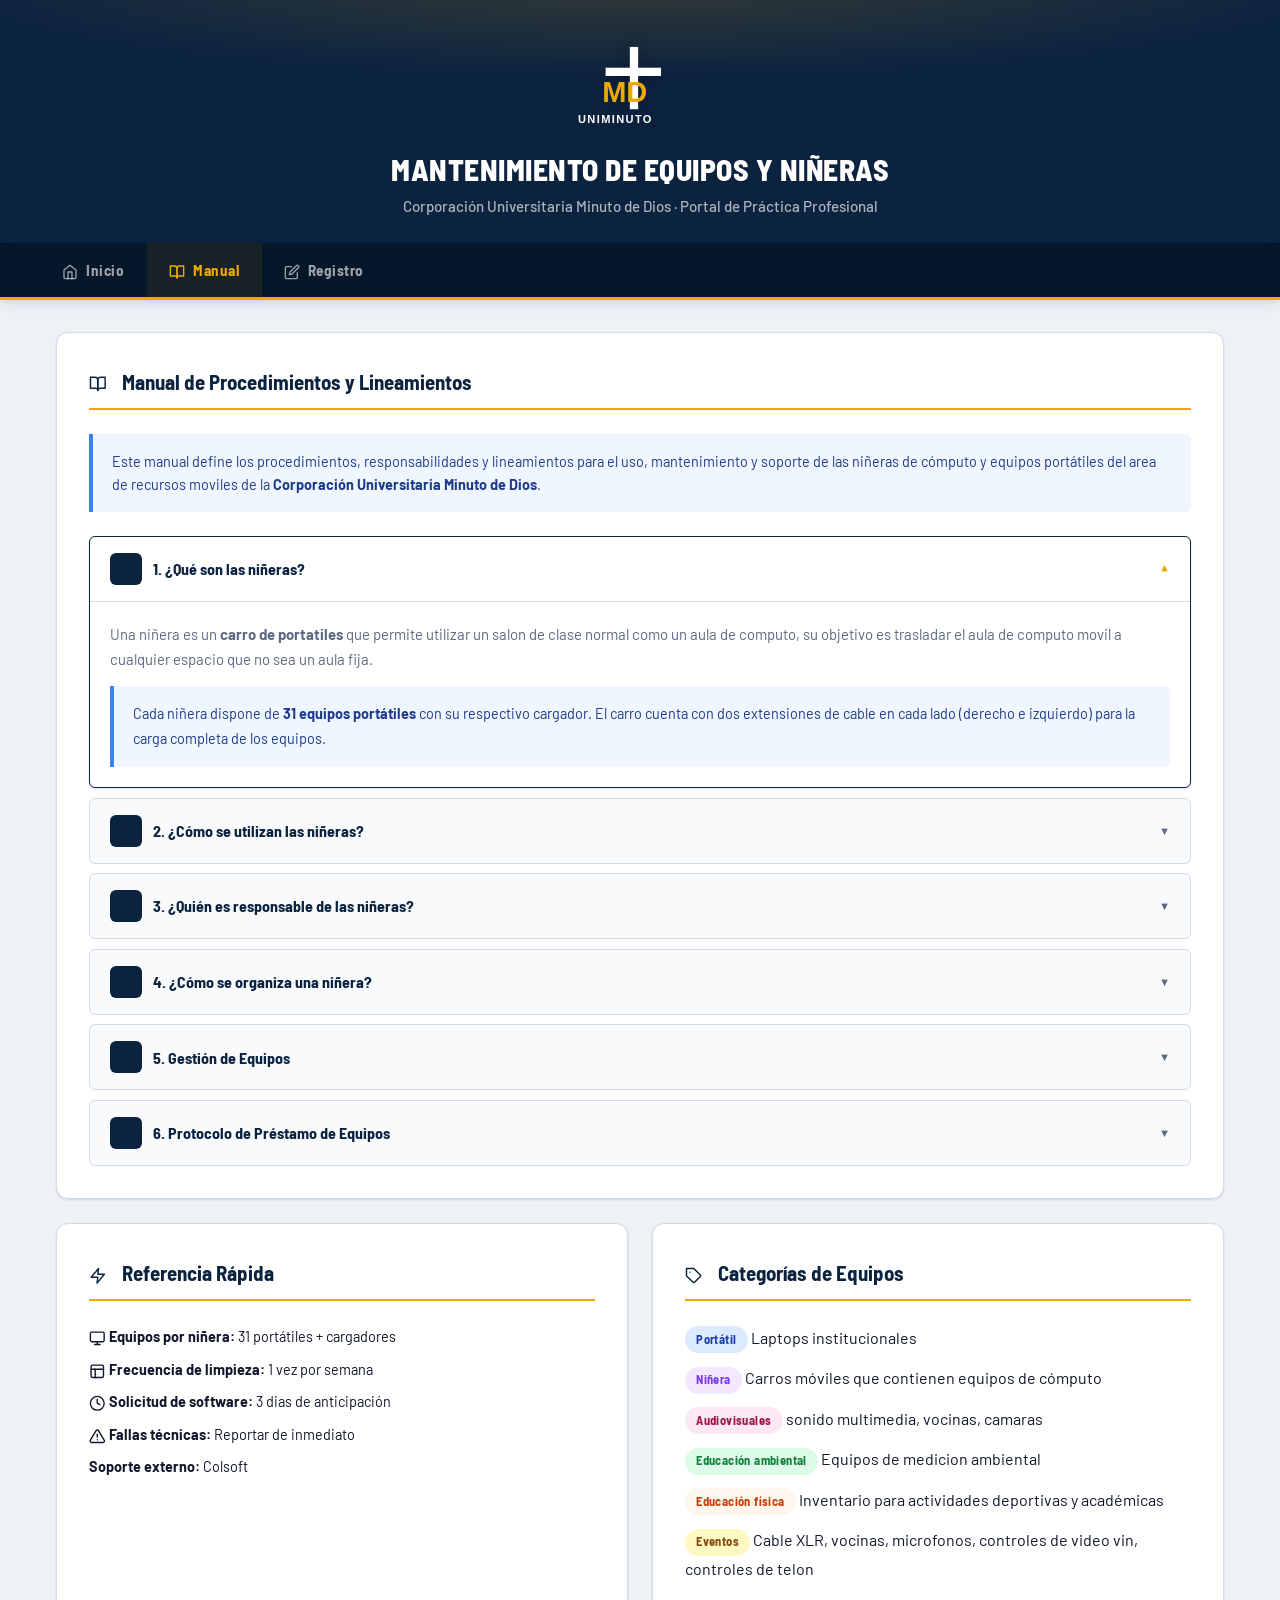
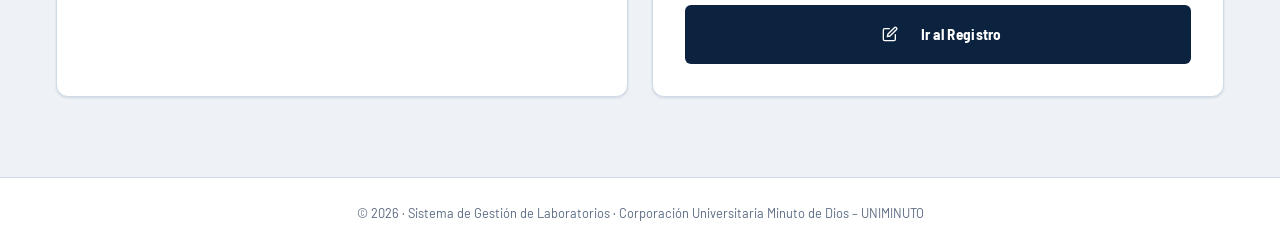
<file: manual.html>
<!DOCTYPE html>
<html lang="es">
<head>
    <meta charset="UTF-8">
    <meta name="viewport" content="width=device-width, initial-scale=1.0">
    <title>Manual – Portal Laboratorios UNIMINUTO</title>
    <link rel="stylesheet" href="styles.css">
</head>
<body>

<header>
    <div class="header-container">
        <div class="logo-container">
            <svg class="uniminuto-logo" viewBox="0 0 200 130" xmlns="http://www.w3.org/2000/svg">
                <rect x="85" y="10" width="12" height="90" fill="#ffffff"/>
                <rect x="50" y="40" width="80" height="12" fill="#ffffff"/>
                <text x="45" y="90" font-family="'Arial Black', sans-serif" font-size="42" fill="#eaaa00" font-weight="bold">MD</text>
                <text x="10" y="120" font-family="'Arial', sans-serif" font-size="16" fill="#ffffff" font-weight="bold" letter-spacing="2">UNIMINUTO</text>
            </svg>
        </div>
        <h1>MANTENIMIENTO DE EQUIPOS Y NIÑERAS</h1>
        <p class="subtitle">Corporación Universitaria Minuto de Dios · Portal de Práctica Profesional</p>
    </div>
</header>

<nav>
    <div class="nav-container">
        <a href="index.html"    class="nav-link"><span class="nav-icon svg-icon" data-icon="home"></span> Inicio</a>
        <a href="manual.html"   class="nav-link active"><span class="nav-icon svg-icon" data-icon="book"></span> Manual</a>
        <a href="registro.html" class="nav-link"><span class="nav-icon svg-icon" data-icon="edit"></span> Registro</a>
    </div>
</nav>

<main>
    <div class="grid-2">

        <div class="card col-full">
            <h2 class="card-title">
                <span class="card-title-icon svg-icon" data-icon="book"></span>
                Manual de Procedimientos y Lineamientos
            </h2>

            <div class="info-box" style="margin-bottom:1.5rem;">
                Este manual define los procedimientos, responsabilidades y lineamientos para el uso,
                mantenimiento y soporte de las niñeras de cómputo y equipos portátiles del area de recursos moviles de la <strong>Corporación Universitaria Minuto de Dios</strong>.
            </div>

            <div class="accordion">
                <details open>
                    <summary>
                        <span class="acc-icon svg-icon" data-icon="monitor"></span>
                        1. ¿Qué son las niñeras?
                        <span class="chevron">▼</span>
                    </summary>
                    <div class="acc-content">
                        <p>Una niñera es un <strong>carro de portatiles</strong> que permite utilizar un salon 
                        de clase normal como un aula de computo, su objetivo es trasladar el aula de computo movil a 
                        cualquier espacio que no sea un aula fija.
                        </p>
                        <div class="info-box">
                            Cada niñera dispone de <strong>31 equipos portátiles</strong> con su respectivo cargador.
                            El carro cuenta con dos extensiones de cable en cada lado (derecho e izquierdo)
                            para la carga completa de los equipos.
                        </div>
                    </div>
                </details>

                <details>
                    <summary>
                        <span class="acc-icon svg-icon" data-icon="server"></span>
                        2. ¿Cómo se utilizan las niñeras?
                        <span class="chevron">▼</span>
                    </summary>
                    <div class="acc-content">
                        <p>Cada niñera tiene un software especial, de acuerdo al software que tenga asimismo se asigna a un programa academico y a una materia especifica.</p>
                        <p>Si el profesor requiere un programa específico, debe solicitarlo directamente con los
                        <strong>Auxiliares de laboratorios</strong> o con la <strong>Lider del area de laboratorios</strong>
                        con anticipación.</p>
                        <div class="warning-box">
                            <span class="warn-icon svg-icon" data-icon="alert"></span>
                            <strong>Importante:</strong> Las solicitudes de software específico deben realizarse
                            con al menos 3 dias de anticipacion.
                        </div>
                    </div>
                </details>

                <details>
                    <summary>
                        <span class="acc-icon svg-icon" data-icon="user-check"></span>
                        3. ¿Quién es responsable de las niñeras?
                        <span class="chevron">▼</span>
                    </summary>
                    <div class="acc-content">
                        <p>Los responsables de las niñeras y equipos son:</p>
                        <ul class="acc-list">
                            <li>El <strong>practicante</strong> asignado a la jornada.</li>
                            <li>Los <strong>auxiliares</strong> de laboratorio.</li>
                            <li>bajo la supervicion de la <strong>Lider del area de laboratorios</strong> como supervisora general.</li>
                        </ul>
                        <p>Todos son responsables tanto de los laboratorios de cómputo como de las niñeras
                        y los equipos de préstamo dentro de la oficina de recursos moviles.</p>
                    </div>
                </details>

                <details>
                    <summary>
                        <span class="acc-icon svg-icon" data-icon="truck"></span>
                        4. ¿Cómo se organiza una niñera?
                        <span class="chevron">▼</span>
                    </summary>
                    <div class="acc-content">
                        <p> Una niñera es un carro de portatiles en donde hay entrepaños y ahi se ubican los portatiles,
                            la niñera se debe organizar por numeros para verificar que todo este completo y la niñera debe estar totalmente cargada y limpia, apta para el publico.
                             El carro permite cargar todos los portatiles y todo debe estar listo antes de la clase.  
                        </p>
                        <p>Los cargadores deben estar <strong>envueltos correctamente</strong> según las
                        indicaciones del auxiliar de laboratorio y conectados a los equipos.</p>
                        
                        <div class="warning-box">
                            <span class="warn-icon svg-icon" data-icon="alert"></span>
                            <div class="warning-text">
                                <strong>Nota institucional:</strong> Las niñeras siempre deben entregarse de
                                manera ordenada desde la oficina y devolverse en el mismo estado. Si el docente
                                causa algún daño o entrega la niñera en mal estado, <strong>no se recibirá</strong>
                                y se notificará a la Lider de laboratorios.
                            </div>
                        </div>
                    </div>
                </details>

                <details>
                    <summary>
                        <span class="acc-icon svg-icon" data-icon="tool"></span>
                        5. Gestión de Equipos
                        <span class="chevron">▼</span>
                    </summary>
                    <div class="acc-content">
                        <h3>
                            <span class="h3-icon svg-icon" data-icon="arrow-up-down"></span>
                            Entrega y Recepción
                        </h3>
                        <p>Cada equipo se entrega con su cargador y posee un número asignado que debe
                        registrarse en el Excel correspondiente. Los equipos deben entregarse y devolverse
                        en <strong>buen estado</strong>; cualquier daño debe reportarse de inmediato.</p>

                        <h3>
                            <span class="h3-icon svg-icon" data-icon="layout"></span>
                            Protocolo de Limpieza Semanal
                        </h3>
                        <p>Los equipos deben limpiarse <strong>1 vez por semana sin excepciones</strong>.
                        los elementos que se necesitan para la limpieza dentro de la oficina son los siguientes:</p>
                        <ul class="acc-list">
                            <li><strong>Limpiador de pantalla líquido</strong> — únicamente para pantallas.</li>
                            <li><strong>Trapos secos</strong> — para la limpieza general del equipo.</li>
                            <li><strong>Espuma especializada</strong> — se aplica al trapo para teclado y
                                partes exteriores (no en pantalla).</li>
                        </ul>

                        <h3>
                            <span class="h3-icon svg-icon" data-icon="alert"></span>
                            Reporte de Fallas
                        </h3>
                        <p>Ante cualquier daño o falla técnica, el reporte debe hacerse
                        <strong>de inmediato</strong> por escrito con el responsable de jornada y a la Lider del area,
                        para aplicar las medidas de garantía o soporte técnico por parte de <em>Colsoft</em>.</p>

                        <div class="info-box" style="margin-top:1rem;">
                            <span class="info-icon svg-icon" data-icon="info"></span>
                            <strong>Tip:</strong> Utiliza la sección de <a href="registro.html" style="color:var(--primary);font-weight:700;">Registro</a>
                            para documentar cada falla o mantenimiento realizado.
                        </div>
                    </div>
                </details>

                <details>
                    <summary>
                        <span class="acc-icon svg-icon" data-icon="link"></span>
                        6. Protocolo de Préstamo de Equipos
                        <span class="chevron">▼</span>
                    </summary>
                    <div class="acc-content">
                        <p>El préstamo de equipos internos (no pertenecientes a niñeras) sigue un proceso
                        de registro obligatorio:</p>
                        <ul class="acc-list">
                            <li>Verificar la identidad del solicitante (Con carnet Uwallet).</li>
                            <li>Registrar el serial del equipo, tipo y nombre del responsable en el Excel.</li>
                            <li>Entregar el equipo con cargador en perfecto estado.</li>
                            <li>Verificar el estado del equipo a la entrega y devolución.</li>
                        </ul>
                        <div class="warning-box">
                            <span class="warn-icon svg-icon" data-icon="alert"></span>
                            <div class="warning-text">
                                Si el equipo es devuelto con daños, <strong>no se acepta</strong> y se escala
                                directamente a la Lider de laboratorios sin excepción.
                            </div>
                        </div>
                    </div>
                </details>

            </div>
        </div>

        <div class="card">
            <h2 class="card-title">
                <span class="card-title-icon svg-icon" data-icon="zap"></span>
                Referencia Rápida
            </h2>
            <div style="display:flex;flex-direction:column;gap:.6rem;font-size:.9rem;">
                <div class="ref-item">
                    <span class="ref-icon svg-icon" data-icon="monitor"></span>
                    <span><strong>Equipos por niñera:</strong> 31 portátiles + cargadores</span>
                </div>
                <div class="ref-item">
                    <span class="ref-icon svg-icon" data-icon="layout"></span>
                    <span><strong>Frecuencia de limpieza:</strong> 1 vez por semana</span>
                </div>
                <div class="ref-item">
                    <span class="ref-icon svg-icon" data-icon="clock"></span>
                    <span><strong>Solicitud de software:</strong> 3 dias de anticipación</span>
                </div>
                <div class="ref-item">
                    <span class="ref-icon svg-icon" data-icon="alert"></span>
                    <span><strong>Fallas técnicas:</strong> Reportar de inmediato</span>
                </div>
                <div class="ref-item">
                    <span class="ref-icon svg-icon" data-icon="phone"></span>
                    <span><strong>Soporte externo:</strong> Colsoft</span>
                </div>
            </div>
        </div>

        <div class="card">
            <h2 class="card-title">
                <span class="card-title-icon svg-icon" aria-hidden="true"><svg xmlns="http://www.w3.org/2000/svg" viewBox="0 0 24 24" fill="none" stroke="currentColor" stroke-width="2" stroke-linecap="round" stroke-linejoin="round"><path d="M20.59 13.41l-7.17 7.17a2 2 0 0 1-2.83 0L2 12V2h10l8.59 8.59a2 2 0 0 1 0 2.82z"/><line x1="7" y1="7" x2="7.01" y2="7"/></svg></span>
                Categorías de Equipos
            </h2>
            <div style="display:flex;flex-direction:column;gap:.75rem;">
                <div class="type-row">
                    <span class="badge badge-portatil">Portátil</span>
                    <span class="type-desc">Laptops institucionales</span>
                </div>
                <div class="type-row">
                    <span class="badge badge-ninera">Niñera</span>
                    <span class="type-desc">Carros móviles que contienen equipos de cómputo</span>
                </div>
                <div class="type-row">
                    <span class="badge badge-audiovisuales">Audiovisuales</span>
                    <span class="type-desc">sonido multimedia, vocinas, camaras</span>
                </div>
                <div class="type-row">
                    <span class="badge badge-educacion-ambiental">Educación ambiental</span>
                    <span class="type-desc">Equipos de medicion ambiental </span>
                </div>
                <div class="type-row">
                    <span class="badge badge-educacion-fisica">Educación física</span>
                    <span class="type-desc">Inventario para actividades deportivas y académicas</span>
                </div>
                <div class="type-row">
                    <span class="badge badge-eventos">Eventos</span>
                    <span class="type-desc">Cable XLR, vocinas, microfonos, controles de video vin, controles de telon</span>
                </div>
            </div>
            <div style="margin-top:1.5rem;">
                <a href="registro.html" class="btn btn-primary">
                    <span class="btn-icon svg-icon" data-icon="edit"></span>
                    Ir al Registro
                </a>
            </div>
        </div>

    </div>
</main>

<footer>
    <p>&copy; 2026 · Sistema de Gestión de Laboratorios · Corporación Universitaria Minuto de Dios – UNIMINUTO</p>
</footer>

<script src="icons.js"></script>
<script src="shared.js"></script>
</body>
</html>
</file>
<file: styles.css>
/* ==========================================================================
   GOOGLE FONTS - Tipografía Institucional
   ========================================================================== */
@import url('https://fonts.googleapis.com/css2?family=Barlow+Semi+Condensed:wght@600;700;800&family=Barlow:wght@400;500;600;700&display=swap');

/* ==========================================================================
   VARIABLES DE DISEÑO - PALETA INSTITUCIONAL UNIMINUTO
   ========================================================================== */
:root {
    --bg-main:        #eef2f7;
    --bg-card:        #ffffff;
    --text-primary:   #0f172a;
    --text-secondary: #5a6a82;

    --primary:        #0c2340;
    --primary-light:  #163459;
    --primary-dark:   #07172a;
    --accent:         #eaaa00;
    --accent-hover:   #d49900;

    --green:  #16a34a;
    --red:    #dc2626;
    --purple: #7c3aed;
    --orange: #ea580c;

    --border: #d1dbe8;
    --radius: 6px;
    --radius-lg: 12px;
    --shadow-sm: 0 1px 3px rgba(12,35,64,.08), 0 1px 2px rgba(12,35,64,.06);
    --shadow-md: 0 4px 12px rgba(12,35,64,.10), 0 2px 4px rgba(12,35,64,.06);
    --shadow-lg: 0 10px 30px rgba(12,35,64,.15);
    --transition: 0.22s ease;

    --font-heading: 'Barlow Semi Condensed', sans-serif;
    --font-body:    'Barlow', sans-serif;
}

/* ==========================================================================
   RESET & BASE
   ========================================================================== */
*, *::before, *::after {
    margin: 0; padding: 0;
    box-sizing: border-box;
}

body {
    font-family: var(--font-body);
    background: var(--bg-main);
    color: var(--text-primary);
    line-height: 1.6;
    min-height: 100vh;
    display: flex;
    flex-direction: column;
}

a { text-decoration: none; color: inherit; }

ul { list-style: none; }

/* ==========================================================================
   HEADER
   ========================================================================== */
header {
    background: var(--primary);
    color: #fff;
    padding: 2.5rem 1.5rem 1.5rem;
    text-align: center;
    position: relative;
    overflow: hidden;
}

header::before {
    content: '';
    position: absolute;
    inset: 0;
    background: radial-gradient(ellipse 80% 60% at 50% -10%, rgba(234,170,0,.18) 0%, transparent 70%);
    pointer-events: none;
}

.header-container { position: relative; z-index: 1; }

.logo-container {
    display: flex;
    justify-content: center;
    margin-bottom: 1.4rem;
}

.uniminuto-logo {
    height: 90px;
    width: auto;
    max-width: 95%;
    filter: drop-shadow(0 2px 8px rgba(0,0,0,.3));
}

header h1 {
    font-family: var(--font-heading);
    font-size: 1.85rem;
    font-weight: 800;
    letter-spacing: 0.5px;
    line-height: 1.2;
    margin-bottom: 0.4rem;
}

.subtitle {
    color: rgba(255,255,255,.65);
    font-size: 0.95rem;
    font-weight: 500;
}

/* ==========================================================================
   NAVIGATION
   ========================================================================== */
nav {
    background: var(--primary-dark);
    border-bottom: 3px solid var(--accent);
    position: sticky;
    top: 0;
    z-index: 100;
    box-shadow: var(--shadow-md);
}

.nav-container {
    max-width: 1200px;
    margin: 0 auto;
    display: flex;
    align-items: stretch;
    gap: 0;
}

.nav-link {
    color: rgba(255,255,255,.6);
    padding: 0.9rem 1.4rem;
    font-family: var(--font-heading);
    font-size: 0.95rem;
    font-weight: 700;
    letter-spacing: 0.5px;
    display: flex;
    align-items: center;
    gap: 0.5rem;
    position: relative;
    transition: var(--transition);
    border-bottom: 3px solid transparent;
    margin-bottom: -3px;
    white-space: nowrap;
}

.nav-link:hover {
    color: #fff;
    background: rgba(255,255,255,.06);
}

.nav-link.active {
    color: var(--accent);
    border-bottom-color: var(--accent);
    background: rgba(234,170,0,.08);
}

.nav-icon { font-size: 1rem; }

/* ==========================================================================
   MAIN LAYOUT
   ========================================================================== */
main {
    flex: 1;
    max-width: 1200px;
    width: 100%;
    margin: 0 auto;
    padding: 2rem 1rem;
}

.grid-2 {
    display: grid;
    grid-template-columns: 1fr 1fr;
    gap: 1.5rem;
}

.col-full { grid-column: 1 / -1; }

/* ==========================================================================
   CARD
   ========================================================================== */
.card {
    background: var(--bg-card);
    border-radius: var(--radius-lg);
    padding: 2rem;
    box-shadow: var(--shadow-sm);
    border: 1px solid var(--border);
    transition: box-shadow var(--transition);
}

.card:hover { box-shadow: var(--shadow-md); }

.card-title {
    font-family: var(--font-heading);
    font-size: 1.3rem;
    font-weight: 700;
    color: var(--primary);
    margin-bottom: 1.5rem;
    padding-bottom: 0.6rem;
    border-bottom: 2px solid var(--accent);
    display: flex;
    align-items: center;
    gap: 0.6rem;
}

/* ==========================================================================
   STAT CARDS (dashboard)
   ========================================================================== */
.stats-grid {
    display: grid;
    grid-template-columns: repeat(4, 1fr);
    gap: 1.25rem;
    margin-bottom: 2rem;
}

.stat-card {
    background: var(--bg-card);
    border-radius: var(--radius-lg);
    padding: 1.5rem;
    box-shadow: var(--shadow-sm);
    border: 1px solid var(--border);
    display: flex;
    align-items: center;
    gap: 1.2rem;
    transition: transform var(--transition), box-shadow var(--transition);
    position: relative;
    overflow: hidden;
}

.stat-card::before {
    content: '';
    position: absolute;
    left: 0; top: 0; bottom: 0;
    width: 4px;
    border-radius: var(--radius-lg) 0 0 var(--radius-lg);
}

.stat-card:hover { transform: translateY(-2px); box-shadow: var(--shadow-md); }

.stat-card.blue::before   { background: var(--primary); }
.stat-card.green::before  { background: var(--green); }
.stat-card.purple::before { background: var(--purple); }
.stat-card.orange::before { background: var(--orange); }

.stat-icon-wrap {
    width: 52px; height: 52px;
    border-radius: var(--radius);
    display: flex;
    align-items: center;
    justify-content: center;
    font-size: 1.5rem;
    flex-shrink: 0;
}

.stat-card.blue   .stat-icon-wrap { background: #e8eef8; }
.stat-card.green  .stat-icon-wrap { background: #dcfce7; }
.stat-card.purple .stat-icon-wrap { background: #ede9fe; }
.stat-card.orange .stat-icon-wrap { background: #fff7ed; }

.stat-value {
    font-family: var(--font-heading);
    font-size: 2.4rem;
    font-weight: 800;
    line-height: 1;
    color: var(--primary);
}

.stat-label {
    font-size: 0.78rem;
    font-weight: 600;
    color: var(--text-secondary);
    text-transform: uppercase;
    letter-spacing: 0.6px;
    margin-top: 0.2rem;
}

/* ==========================================================================
   QUICK ACCESS (dashboard)
   ========================================================================== */
.quick-grid {
    display: grid;
    grid-template-columns: repeat(2, 1fr);
    gap: 1rem;
}

.quick-card {
    display: flex;
    align-items: center;
    gap: 1rem;
    padding: 1.2rem 1.4rem;
    border: 1.5px solid var(--border);
    border-radius: var(--radius);
    cursor: pointer;
    transition: var(--transition);
    background: #f8fafc;
    text-decoration: none;
    color: var(--primary);
}

.quick-card:hover {
    border-color: var(--primary);
    background: #eef2f7;
    transform: translateX(3px);
}

.quick-card .qc-icon {
    font-size: 1.8rem;
    width: 44px;
    text-align: center;
    flex-shrink: 0;
}

.quick-card .qc-title {
    font-family: var(--font-heading);
    font-size: 1rem;
    font-weight: 700;
    margin-bottom: 0.1rem;
}

.quick-card .qc-desc {
    font-size: 0.8rem;
    color: var(--text-secondary);
}

/* ==========================================================================
   ACCORDION (manual)
   ========================================================================== */
.accordion { display: flex; flex-direction: column; gap: 0.6rem; }

.accordion details {
    background: #f8fafc;
    border: 1px solid var(--border);
    border-radius: var(--radius);
    overflow: hidden;
    transition: border-color var(--transition);
}

.accordion details[open] {
    border-color: var(--primary);
    background: #fff;
    box-shadow: var(--shadow-sm);
}

.accordion summary {
    padding: 1rem 1.25rem;
    font-family: var(--font-heading);
    font-size: 1rem;
    font-weight: 700;
    color: var(--primary);
    cursor: pointer;
    list-style: none;
    display: flex;
    align-items: center;
    gap: 0.7rem;
    position: relative;
    transition: background var(--transition);
    user-select: none;
}

.accordion summary::-webkit-details-marker { display: none; }
.accordion summary::marker { display: none; }

.accordion summary .chevron {
    margin-left: auto;
    font-size: 0.7rem;
    color: var(--text-secondary);
    transition: transform var(--transition);
}

.accordion details[open] summary .chevron {
    transform: rotate(180deg);
    color: var(--accent);
}

.accordion .acc-icon {
    width: 32px; height: 32px;
    background: var(--primary);
    border-radius: 6px;
    display: flex;
    align-items: center;
    justify-content: center;
    font-size: 1rem;
    flex-shrink: 0;
}

.accordion .acc-content {
    padding: 1.25rem;
    border-top: 1px solid var(--border);
    color: var(--text-secondary);
    font-size: 0.93rem;
    line-height: 1.7;
    animation: fadeIn .2s ease;
}

.accordion .acc-content p { margin-bottom: 0.85rem; }
.accordion .acc-content p:last-child { margin-bottom: 0; }

.accordion .acc-content h3 {
    font-family: var(--font-heading);
    font-size: 1rem;
    color: var(--primary);
    margin: 1.2rem 0 0.5rem;
    font-weight: 700;
}

.accordion .acc-content h3:first-child { margin-top: 0; }

.acc-list {
    margin: 0.5rem 0 0.85rem 0;
    display: flex;
    flex-direction: column;
    gap: 0.4rem;
}

.acc-list li {
    display: flex;
    align-items: flex-start;
    gap: 0.5rem;
    padding: 0.4rem 0;
}

.acc-list li::before {
    content: '•';
    color: var(--accent);
    font-size: 1.2rem;
    line-height: 1.3;
    flex-shrink: 0;
}

.warning-box {
    background: #fefce8;
    border-left: 4px solid var(--accent);
    padding: 1rem 1.2rem;
    border-radius: 0 var(--radius) var(--radius) 0;
    margin-top: 1rem;
    color: #713f12;
    font-size: 0.9rem;
}

.info-box {
    background: #eff6ff;
    border-left: 4px solid #3b82f6;
    padding: 1rem 1.2rem;
    border-radius: 0 var(--radius) var(--radius) 0;
    color: #1e3a8a;
    font-size: 0.9rem;
    margin-top: 0.75rem;
}

/* ==========================================================================
   FORM
   ========================================================================== */
.form-instruction {
    color: var(--text-secondary);
    font-size: 0.9rem;
    margin-bottom: 1.5rem;
    padding: 0.75rem 1rem;
    background: #f0f4ff;
    border-radius: var(--radius);
    border-left: 3px solid var(--primary);
}

.form-row {
    display: grid;
    grid-template-columns: 1fr 1fr;
    gap: 1.2rem;
}

.form-group { margin-bottom: 1.1rem; }

.form-group label {
    display: block;
    margin-bottom: 0.4rem;
    font-weight: 700;
    font-size: 0.85rem;
    color: var(--primary);
    letter-spacing: 0.2px;
}

.form-group label .required { color: var(--red); margin-left: 2px; }

.form-group input,
.form-group select,
.form-group textarea {
    width: 100%;
    padding: 0.7rem 0.95rem;
    border: 1.5px solid var(--border);
    border-radius: var(--radius);
    background: #f8fafc;
    color: var(--text-primary);
    font-family: var(--font-body);
    font-size: 0.95rem;
    transition: var(--transition);
    appearance: none;
}

.form-group input:focus,
.form-group select:focus,
.form-group textarea:focus {
    outline: none;
    border-color: var(--primary);
    background: #fff;
    box-shadow: 0 0 0 3px rgba(12,35,64,.08);
}

.form-group input.is-error,
.form-group select.is-error { border-color: var(--red); background: #fef2f2; }

.field-error {
    display: none;
    color: var(--red);
    font-size: 0.8rem;
    margin-top: 0.3rem;
}

.field-error.show { display: block; }

/* ==========================================================================
   BUTTONS
   ========================================================================== */
.btn {
    display: inline-flex;
    align-items: center;
    justify-content: center;
    gap: 0.5rem;
    padding: 0.72rem 1.5rem;
    font-family: var(--font-heading);
    font-size: 0.95rem;
    font-weight: 700;
    letter-spacing: 0.3px;
    border-radius: var(--radius);
    border: none;
    cursor: pointer;
    transition: var(--transition);
    white-space: nowrap;
}

.btn:disabled { opacity: 0.45; cursor: not-allowed; pointer-events: none; }

.btn-primary {
    background: var(--primary);
    color: #fff;
    width: 100%;
}
.btn-primary:hover { background: var(--primary-light); }

.btn-accent {
    background: var(--accent);
    color: var(--primary);
}
.btn-accent:hover { background: var(--accent-hover); }

.btn-success {
    background: var(--green);
    color: #fff;
}
.btn-success:hover { background: #15803d; }

.btn-ghost {
    background: transparent;
    border: 1.5px solid var(--border);
    color: var(--text-secondary);
    font-size: 0.88rem;
    padding: 0.5rem 1.1rem;
}
.btn-ghost:hover { background: #f1f5f9; border-color: #94a3b8; }

.btn-danger-ghost {
    background: transparent;
    border: 1.5px solid var(--border);
    color: var(--red);
    font-size: 0.88rem;
    padding: 0.5rem 1.1rem;
}
.btn-danger-ghost:hover { background: #fef2f2; border-color: var(--red); }

.btn-icon {
    background: transparent;
    border: none;
    cursor: pointer;
    padding: 0.3rem 0.5rem;
    border-radius: 4px;
    transition: background var(--transition);
    font-size: 1rem;
}
.btn-icon:hover { background: #f1f5f9; }
.btn-icon.del:hover { background: #fee2e2; }

/* ==========================================================================
   BADGES
   ========================================================================== */
.badge {
    display: inline-flex;
    align-items: center;
    gap: 0.3rem;
    padding: 0.22rem 0.7rem;
    border-radius: 9999px;
    font-family: var(--font-heading);
    font-size: 0.78rem;
    font-weight: 700;
    letter-spacing: 0.4px;
    white-space: nowrap;
}

.badge-ninera   { background: #dbeafe; color: #1e40af; }
.badge-prestamo { background: #dcfce7; color: #15803d; }
.badge-bienestar{ background: #ede9fe; color: #6d28d9; }
.badge-docente  { background: #fff7ed; color: #c2410c; }

/* ==========================================================================
   FILTER BAR (registro)
   ========================================================================== */
.filter-bar {
    display: flex;
    gap: 0.75rem;
    margin-bottom: 1.25rem;
    flex-wrap: wrap;
    align-items: center;
}

.filter-bar input,
.filter-bar select {
    padding: 0.6rem 0.9rem;
    border: 1.5px solid var(--border);
    border-radius: var(--radius);
    font-family: var(--font-body);
    font-size: 0.9rem;
    background: #f8fafc;
    color: var(--text-primary);
    transition: border-color var(--transition);
}

.filter-bar input { flex: 1; min-width: 180px; }
.filter-bar select { width: 180px; }

.filter-bar input:focus,
.filter-bar select:focus {
    outline: none;
    border-color: var(--primary);
}

.records-count {
    font-size: 0.82rem;
    color: var(--text-secondary);
    font-weight: 600;
    margin-left: auto;
    white-space: nowrap;
}

/* ==========================================================================
   TABLE
   ========================================================================== */
.table-wrap {
    width: 100%;
    overflow-x: auto;
    border: 1px solid var(--border);
    border-radius: var(--radius);
}

table {
    width: 100%;
    border-collapse: collapse;
    font-size: 0.9rem;
}

thead th {
    padding: 0.85rem 1rem;
    background: #f1f5f9;
    color: var(--primary);
    font-family: var(--font-heading);
    font-weight: 700;
    font-size: 0.82rem;
    letter-spacing: 0.5px;
    text-align: left;
    white-space: nowrap;
    border-bottom: 1.5px solid var(--border);
}

tbody td {
    padding: 0.85rem 1rem;
    border-bottom: 1px solid #f1f5f9;
    vertical-align: middle;
    color: var(--text-primary);
}

tbody tr:last-child td { border-bottom: none; }

tbody tr { transition: background var(--transition); }
tbody tr:hover { background: #f8fafc; }

.td-serial {
    font-family: var(--font-heading);
    font-size: 0.9rem;
    font-weight: 700;
    color: var(--primary);
}

.td-date {
    font-size: 0.82rem;
    color: var(--text-secondary);
    white-space: nowrap;
}

.td-obs {
    max-width: 260px;
    overflow: hidden;
    text-overflow: ellipsis;
    white-space: nowrap;
    color: var(--text-secondary);
}

.table-actions-row {
    display: flex;
    align-items: center;
    justify-content: space-between;
    margin-top: 1rem;
    flex-wrap: wrap;
    gap: 0.75rem;
}

/* Empty state */
.empty-state {
    text-align: center;
    padding: 3rem 1rem;
    color: var(--text-secondary);
}

.empty-state .empty-icon { font-size: 3rem; margin-bottom: 0.75rem; opacity: .5; }
.empty-state p { font-size: 0.9rem; }

/* ==========================================================================
   TOAST NOTIFICATIONS
   ========================================================================== */
.toast {
    position: fixed;
    bottom: 2rem;
    right: 2rem;
    background: #1e293b;
    color: #fff;
    padding: 0.9rem 1.4rem;
    border-radius: var(--radius);
    box-shadow: var(--shadow-lg);
    z-index: 9999;
    display: flex;
    align-items: center;
    gap: 0.85rem;
    max-width: 360px;
    transform: translateY(20px);
    opacity: 0;
    transition: all .35s cubic-bezier(.34,1.56,.64,1);
    font-size: 0.9rem;
    font-weight: 500;
}

.toast.visible { transform: translateY(0); opacity: 1; }

.toast-dot {
    width: 8px; height: 8px;
    border-radius: 50%;
    flex-shrink: 0;
}

.toast.success { border-left: 4px solid var(--green); }
.toast.success .toast-dot { background: var(--green); }
.toast.error   { border-left: 4px solid var(--red); }
.toast.error   .toast-dot { background: var(--red); }
.toast.info    { border-left: 4px solid #3b82f6; }
.toast.info    .toast-dot { background: #3b82f6; }

/* ==========================================================================
   MODAL
   ========================================================================== */
.modal-backdrop {
    position: fixed;
    inset: 0;
    background: rgba(7,23,42,.55);
    backdrop-filter: blur(3px);
    z-index: 9998;
    display: flex;
    align-items: center;
    justify-content: center;
    padding: 1rem;
    opacity: 0;
    transition: opacity .25s;
}

.modal-backdrop.visible { opacity: 1; }

.modal-box {
    background: #fff;
    border-radius: var(--radius-lg);
    box-shadow: var(--shadow-lg);
    width: 100%;
    max-width: 440px;
    transform: scale(.94) translateY(-10px);
    transition: transform .25s cubic-bezier(.34,1.4,.64,1);
}

.modal-backdrop.visible .modal-box { transform: scale(1) translateY(0); }

.modal-header {
    padding: 1.4rem 1.6rem 1rem;
    display: flex;
    align-items: center;
    gap: 0.75rem;
}

.modal-header-icon {
    width: 40px; height: 40px;
    border-radius: var(--radius);
    display: flex;
    align-items: center;
    justify-content: center;
    font-size: 1.2rem;
    flex-shrink: 0;
}

.modal-header-icon.danger  { background: #fee2e2; }
.modal-header-icon.warning { background: #fef3c7; }

.modal-title {
    font-family: var(--font-heading);
    font-size: 1.1rem;
    font-weight: 700;
    color: var(--primary);
}

.modal-body {
    padding: 0.5rem 1.6rem 1.4rem;
    color: var(--text-secondary);
    font-size: 0.92rem;
    line-height: 1.6;
}

.modal-footer {
    padding: 1rem 1.6rem;
    border-top: 1px solid var(--border);
    display: flex;
    gap: 0.75rem;
    justify-content: flex-end;
}

.btn-modal-cancel {
    background: #f1f5f9;
    color: var(--text-secondary);
    border: none;
    padding: 0.65rem 1.3rem;
    font-family: var(--font-heading);
    font-size: 0.9rem;
    font-weight: 700;
    border-radius: var(--radius);
    cursor: pointer;
    transition: var(--transition);
}
.btn-modal-cancel:hover { background: #e2e8f0; }

.btn-modal-confirm {
    padding: 0.65rem 1.3rem;
    font-family: var(--font-heading);
    font-size: 0.9rem;
    font-weight: 700;
    border-radius: var(--radius);
    border: none;
    cursor: pointer;
    transition: var(--transition);
}

.btn-modal-confirm.danger   { background: var(--red); color: #fff; }
.btn-modal-confirm.danger:hover  { background: #b91c1c; }
.btn-modal-confirm.primary  { background: var(--primary); color: #fff; }
.btn-modal-confirm.primary:hover { background: var(--primary-light); }

/* ==========================================================================
   FOOTER
   ========================================================================== */
footer {
    text-align: center;
    padding: 1.6rem 1rem;
    color: var(--text-secondary);
    font-size: 0.8rem;
    border-top: 1px solid var(--border);
    background: var(--bg-card);
    margin-top: 3rem;
}

/* ==========================================================================
   ANIMATIONS
   ========================================================================== */
@keyframes fadeIn {
    from { opacity: 0; transform: translateY(-6px); }
    to   { opacity: 1; transform: translateY(0); }
}

@keyframes countUp {
    from { opacity: 0; transform: translateY(8px); }
    to   { opacity: 1; transform: translateY(0); }
}

.fade-in { animation: fadeIn .3s ease forwards; }

/* ==========================================================================
   RESPONSIVE
   ========================================================================== */
@media (max-width: 900px) {
    .stats-grid { grid-template-columns: repeat(2, 1fr); }
    .grid-2 { grid-template-columns: 1fr; }
    .col-full { grid-column: 1; }
    .quick-grid { grid-template-columns: 1fr; }
}

@media (max-width: 640px) {
    header h1 { font-size: 1.3rem; }
    .stats-grid { grid-template-columns: repeat(2, 1fr); }
    .form-row { grid-template-columns: 1fr; }
    .table-actions-row { flex-direction: column; align-items: stretch; }
    .filter-bar select { width: 100%; }
    main { padding: 1.25rem 0.75rem; }
    .card { padding: 1.4rem; }
    .toast { left: 1rem; right: 1rem; bottom: 1rem; max-width: none; }
}

@media (max-width: 400px) {
    .stats-grid { grid-template-columns: 1fr 1fr; }
}

/* ==========================================================================
   CORRECCIONES Y CLASES FALTANTES
   Las siguientes clases se usan en registro.html y manual.html pero no
   estaban definidas en el CSS original, causando que el formulario y la
   tabla no tuvieran su estilo correcto.
   ========================================================================== */

/* Contador de registros en la barra de filtros */
.records-count {
    font-size: 0.82rem;
    color: var(--text-secondary);
    font-weight: 600;
    margin-left: auto;
    white-space: nowrap;
    padding: 0.3rem 0.7rem;
    background: #f1f5f9;
    border-radius: 9999px;
    border: 1px solid var(--border);
}

/* Botón de contorno (reset / limpiar) */
.btn-outline {
    background: transparent;
    color: var(--primary);
    border: 1.5px solid var(--primary);
    padding: 0.72rem 1.4rem;
    font-family: var(--font-heading);
    font-size: 0.95rem;
    font-weight: 700;
    border-radius: var(--radius);
    cursor: pointer;
    transition: var(--transition);
    display: inline-flex;
    align-items: center;
    gap: 0.5rem;
}
.btn-outline:hover { background: #f0f4ff; }

/* Botón de exportar Excel */
.btn-export {
    background: var(--green);
    color: #fff;
    border: none;
    padding: 0.72rem 1.4rem;
    font-family: var(--font-heading);
    font-size: 0.95rem;
    font-weight: 700;
    border-radius: var(--radius);
    cursor: pointer;
    transition: var(--transition);
    display: inline-flex;
    align-items: center;
    gap: 0.5rem;
    white-space: nowrap;
}
.btn-export:hover { background: #15803d; }

/* Botón rojo sólido para eliminar en tablas */
.btn-danger {
    background: var(--red);
    color: #fff;
    border: none;
    padding: 0.5rem 1rem;
    font-family: var(--font-heading);
    font-size: 0.88rem;
    font-weight: 700;
    border-radius: var(--radius);
    cursor: pointer;
    transition: var(--transition);
    display: inline-flex;
    align-items: center;
    gap: 0.4rem;
}
.btn-danger:hover { background: #b91c1c; }

/* Acciones del formulario (fila de botones inferior) */
.form-actions {
    display: flex;
    gap: 0.75rem;
    justify-content: flex-end;
    margin-top: 1.2rem;
    padding-top: 1.2rem;
    border-top: 1px solid var(--border);
}

/* Contenedor del formulario */
.form-container { width: 100%; }

/* Inputs con ícono prefijado */
.input-with-icon {
    position: relative;
    display: flex;
    align-items: center;
}
.input-with-icon input {
    padding-left: 2.4rem !important;
}
.input-icon {
    position: absolute;
    left: 0.75rem;
    color: var(--text-secondary);
    display: flex;
    align-items: center;
    pointer-events: none;
    z-index: 1;
}
.input-icon svg { width: 1rem; height: 1rem; }

/* Barra de búsqueda con ícono */
.search-wrap {
    position: relative;
    display: flex;
    align-items: center;
    flex: 1;
    min-width: 180px;
}
.search-wrap input {
    width: 100%;
    padding-left: 2.4rem !important;
}
.search-icon {
    position: absolute;
    left: 0.75rem;
    color: var(--text-secondary);
    display: flex;
    align-items: center;
    pointer-events: none;
    z-index: 1;
}
.search-icon svg { width: 1rem; height: 1rem; }

/* Contenedor scrollable de la tabla */
.table-container {
    width: 100%;
    overflow-x: auto;
    border: 1px solid var(--border);
    border-radius: var(--radius);
}

/* Utilidad de alineación */
.text-center { text-align: center; }

/* FIX: clases de badge para las 6 categorías del sistema.
   El CSS original solo tenía badge-ninera, badge-prestamo, badge-bienestar
   y badge-docente, que no coincidían con los tipos reales del formulario. */
.badge-default          { background: #f1f5f9; color: #475569; }
.badge-portatil         { background: #dbeafe; color: #1e40af; }
.badge-ninera           { background: #f3e8ff; color: #7c3aed; }
.badge-audiovisuales    { background: #fce7f3; color: #9d174d; }
.badge-educacion-ambiental { background: #dcfce7; color: #15803d; }
.badge-educacion-fisica { background: #fff7ed; color: #c2410c; }
.badge-eventos          { background: #fef9c3; color: #854d0e; }

/* Tamaño de iconos dentro de badge (heredan el color del texto) */
.acc-icon.svg-icon svg,
.h3-icon.svg-icon svg   { width: 1rem;  height: 1rem; }
.warn-icon.svg-icon svg,
.info-icon.svg-icon svg  { width: 1rem;  height: 1rem; display: inline-block; vertical-align: middle; margin-right: .35rem; }

/* SVG icon sizing globals (necesarios para todas las páginas) */
.svg-icon svg            { width: 1.15em; height: 1.15em; display: inline-block; vertical-align: middle; }
.stat-icon-wrap.svg-icon svg { width: 1.6rem;  height: 1.6rem; }
.nav-icon.svg-icon svg   { width: 1rem;   height: 1rem; }
.qc-icon.svg-icon svg    { width: 1.4rem; height: 1.4rem; }
.card-title-icon.svg-icon { margin-right: .35rem; }
.card-title-icon.svg-icon svg { width: 1.1rem; height: 1.1rem; vertical-align: -0.15em; }
.btn-icon.svg-icon       { margin-right: .4rem; }
.btn-icon.svg-icon svg   { width: 1rem;   height: 1rem;  vertical-align: -0.1em; }
.empty-icon.svg-icon svg { width: 3rem;   height: 3rem;  opacity: .4; }

/* Estado vacío mejorado */
.empty-state {
    display: none;
    flex-direction: column;
    align-items: center;
    justify-content: center;
    padding: 3rem 1rem;
    color: var(--text-secondary);
    gap: .75rem;
}
.empty-state p { font-size: 0.9rem; }
</file>
